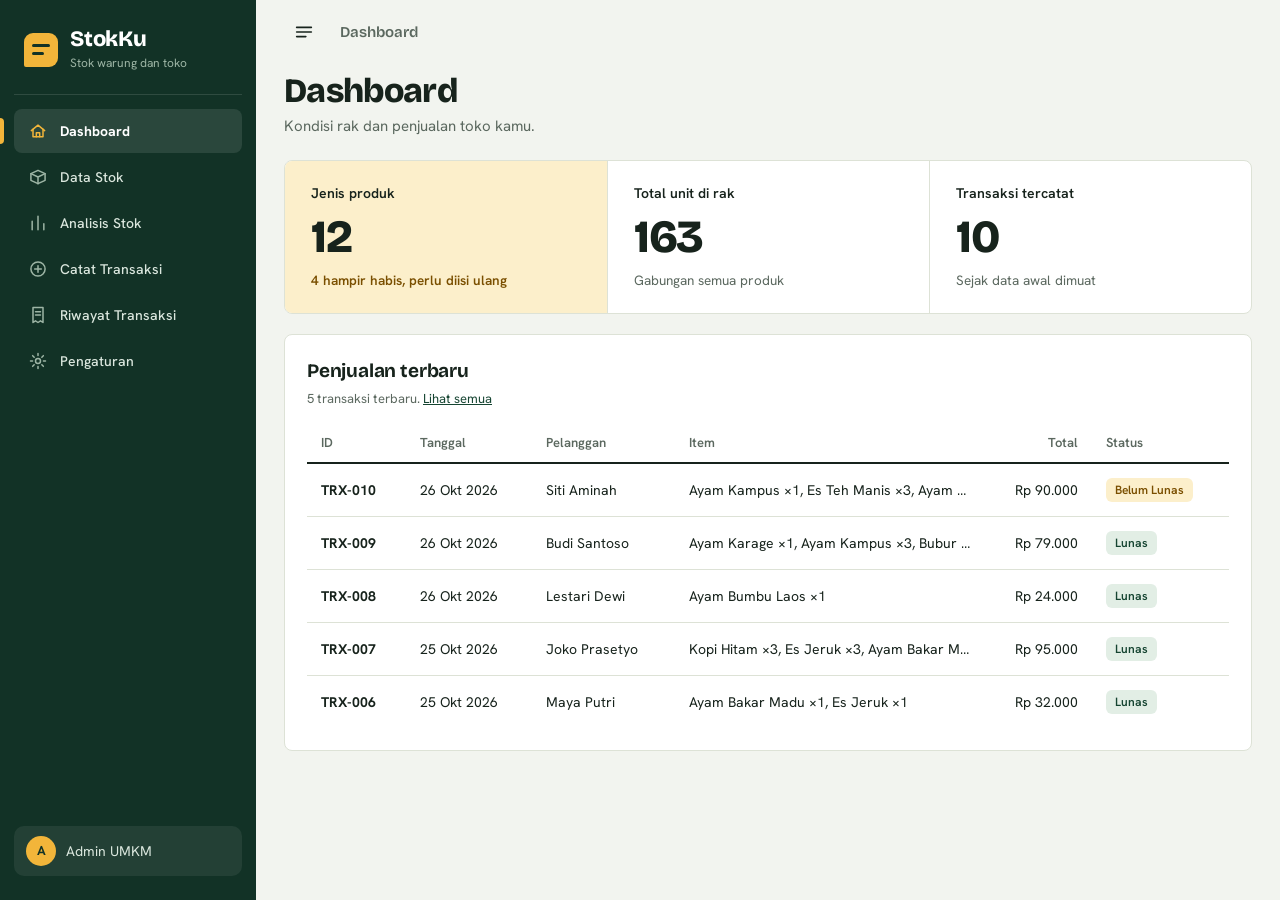
<file: index.html>
<!DOCTYPE html>
<html lang="id">

<head>
    <meta charset="UTF-8">
    <meta name="viewport" content="width=device-width, initial-scale=1.0">
    <meta name="description" content="StokKu - pencatatan stok UMKM secara real time.">
    <title>Dashboard - StokKu</title>
    <link rel="preconnect" href="https://fonts.googleapis.com">
    <link rel="preconnect" href="https://fonts.gstatic.com" crossorigin>
    <link rel="stylesheet" href="https://fonts.googleapis.com/css2?family=Bricolage+Grotesque:opsz,wght@12..96,600;12..96,800&family=Hanken+Grotesk:wght@400;500;600;700&display=swap" media="print" onload="this.media='all'">
    <noscript><link rel="stylesheet" href="https://fonts.googleapis.com/css2?family=Bricolage+Grotesque:opsz,wght@12..96,600;12..96,800&family=Hanken+Grotesk:wght@400;500;600;700&display=swap"></noscript>
    <link rel="stylesheet" href="css/style.css">
    <!-- Microsoft Clarity: perekam sesi untuk usability testing (Modul 9) -->
    <script>
        (function (c, l, a, r, i, t, y) {
            c[a] = c[a] || function () { (c[a].q = c[a].q || []).push(arguments) };
            t = l.createElement(r); t.async = 1; t.src = "https://www.clarity.ms/tag/" + i;
            y = l.getElementsByTagName(r)[0]; y.parentNode.insertBefore(t, y);
        })(window, document, "clarity", "script", "zgjmeqw6a6");
    </script>
</head>

<body data-page="dashboard">
    <a class="sr-only" href="#konten">Lewati ke konten</a>
    <div class="app">
        <aside class="sidebar" id="sidebar"></aside>
        <div class="main">
            <header class="topbar" id="topbar"></header>
            <main class="content" id="konten">
                <div class="page-head">
                    <h1>Dashboard</h1>
                    <p>Kondisi rak dan penjualan toko kamu.</p>
                </div>

                <section class="stats" id="stats" aria-label="Ringkasan stok" aria-live="polite"></section>

                <section class="card" aria-labelledby="judul-riwayat">
                    <h2 id="judul-riwayat">Penjualan terbaru</h2>
                    <p class="sub">5 transaksi terbaru. <a href="transaksi.html">Lihat semua</a></p>
                    <div class="table-wrap" id="tabel-wrap">
                        <table>
                            <thead>
                                <tr>
                                    <th>ID</th>
                                    <th>Tanggal</th>
                                    <th>Pelanggan</th>
                                    <th>Item</th>
                                    <th class="num">Total</th>
                                    <th>Status</th>
                                </tr>
                            </thead>
                            <tbody id="tabel-body"></tbody>
                        </table>
                    </div>
                </section>
            </main>
        </div>
    </div>

    <script src="js/store.js"></script>
    <script src="js/ui.js"></script>
    <script src="js/dashboard.js"></script>
</body>

</html>
</file>
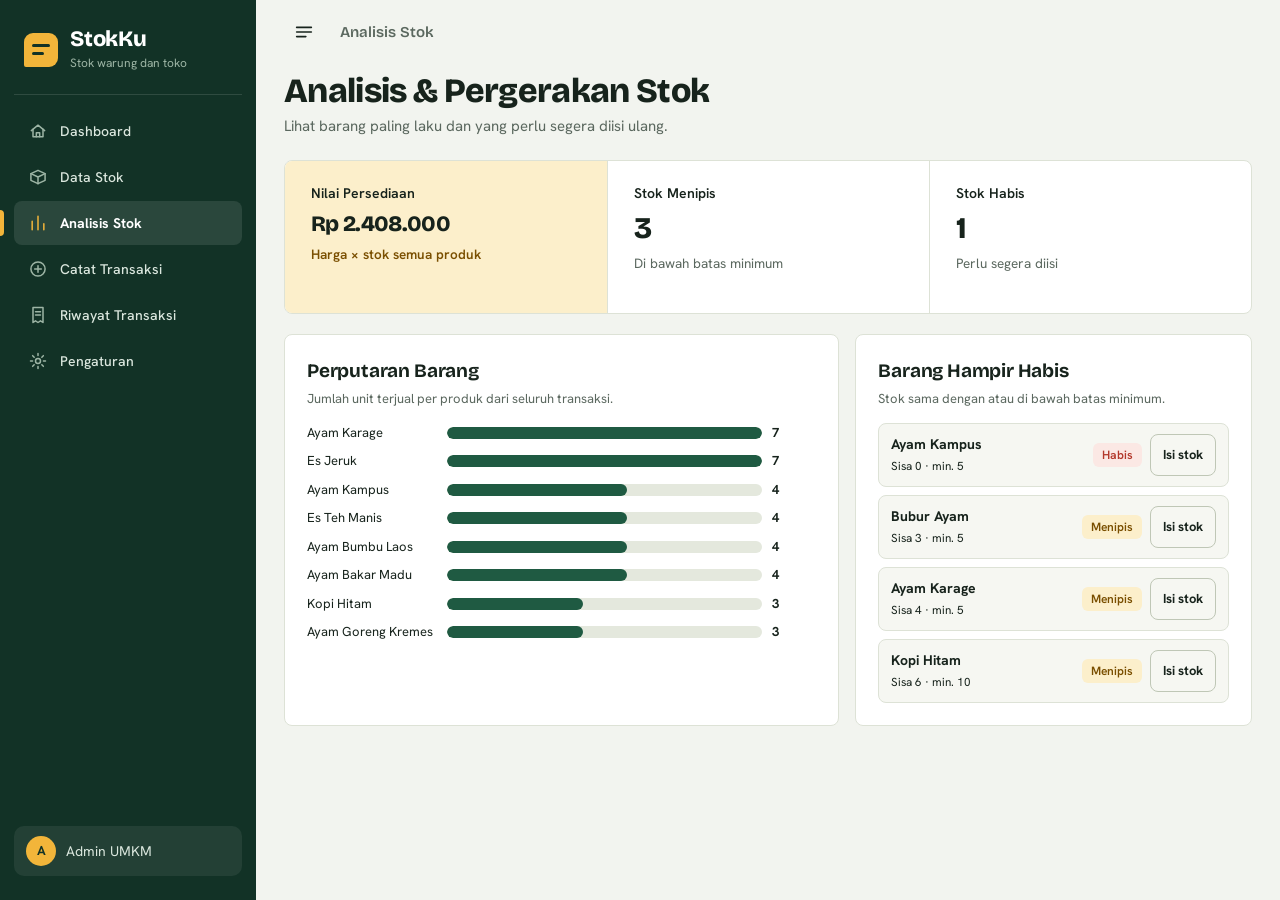
<file: analisis_stok.html>
<!DOCTYPE html>
<html lang="id">

<head>
    <meta charset="UTF-8">
    <meta name="viewport" content="width=device-width, initial-scale=1.0">
    <meta name="description" content="Analisis pergerakan stok dan barang yang hampir habis.">
    <title>Analisis Stok - StokKu</title>
    <link rel="preconnect" href="https://fonts.googleapis.com">
    <link rel="preconnect" href="https://fonts.gstatic.com" crossorigin>
    <link rel="stylesheet" href="https://fonts.googleapis.com/css2?family=Bricolage+Grotesque:opsz,wght@12..96,600;12..96,800&family=Hanken+Grotesk:wght@400;500;600;700&display=swap" media="print" onload="this.media='all'">
    <noscript><link rel="stylesheet" href="https://fonts.googleapis.com/css2?family=Bricolage+Grotesque:opsz,wght@12..96,600;12..96,800&family=Hanken+Grotesk:wght@400;500;600;700&display=swap"></noscript>
    <link rel="stylesheet" href="css/style.css">
    <!-- Microsoft Clarity: perekam sesi untuk usability testing (Modul 9) -->
    <script>
        (function (c, l, a, r, i, t, y) {
            c[a] = c[a] || function () { (c[a].q = c[a].q || []).push(arguments) };
            t = l.createElement(r); t.async = 1; t.src = "https://www.clarity.ms/tag/" + i;
            y = l.getElementsByTagName(r)[0]; y.parentNode.insertBefore(t, y);
        })(window, document, "clarity", "script", "zgjmeqw6a6");
    </script>
</head>

<body data-page="analisis">
    <a class="sr-only" href="#konten">Lewati ke konten</a>
    <div class="app">
        <aside class="sidebar" id="sidebar"></aside>
        <div class="main">
            <header class="topbar" id="topbar"></header>
            <main class="content" id="konten">
                <div class="page-head">
                    <h1>Analisis &amp; Pergerakan Stok</h1>
                    <p>Lihat barang paling laku dan yang perlu segera diisi ulang.</p>
                </div>

                <div id="analisis-area" aria-live="polite">
                    <section class="stats" id="stats"></section>
                    <div class="grid-2">
                        <section class="card" aria-labelledby="judul-laku">
                            <h2 id="judul-laku">Perputaran Barang</h2>
                            <p class="sub">Jumlah unit terjual per produk dari seluruh transaksi.</p>
                            <div id="chart"></div>
                        </section>
                        <section class="card" aria-labelledby="judul-hampir">
                            <h2 id="judul-hampir">Barang Hampir Habis</h2>
                            <p class="sub">Stok sama dengan atau di bawah batas minimum.</p>
                            <ul class="low-list" id="low-list"></ul>
                        </section>
                    </div>
                </div>
            </main>
        </div>
    </div>

    <script src="js/store.js"></script>
    <script src="js/ui.js"></script>
    <script src="js/analisis.js"></script>
</body>

</html>
</file>
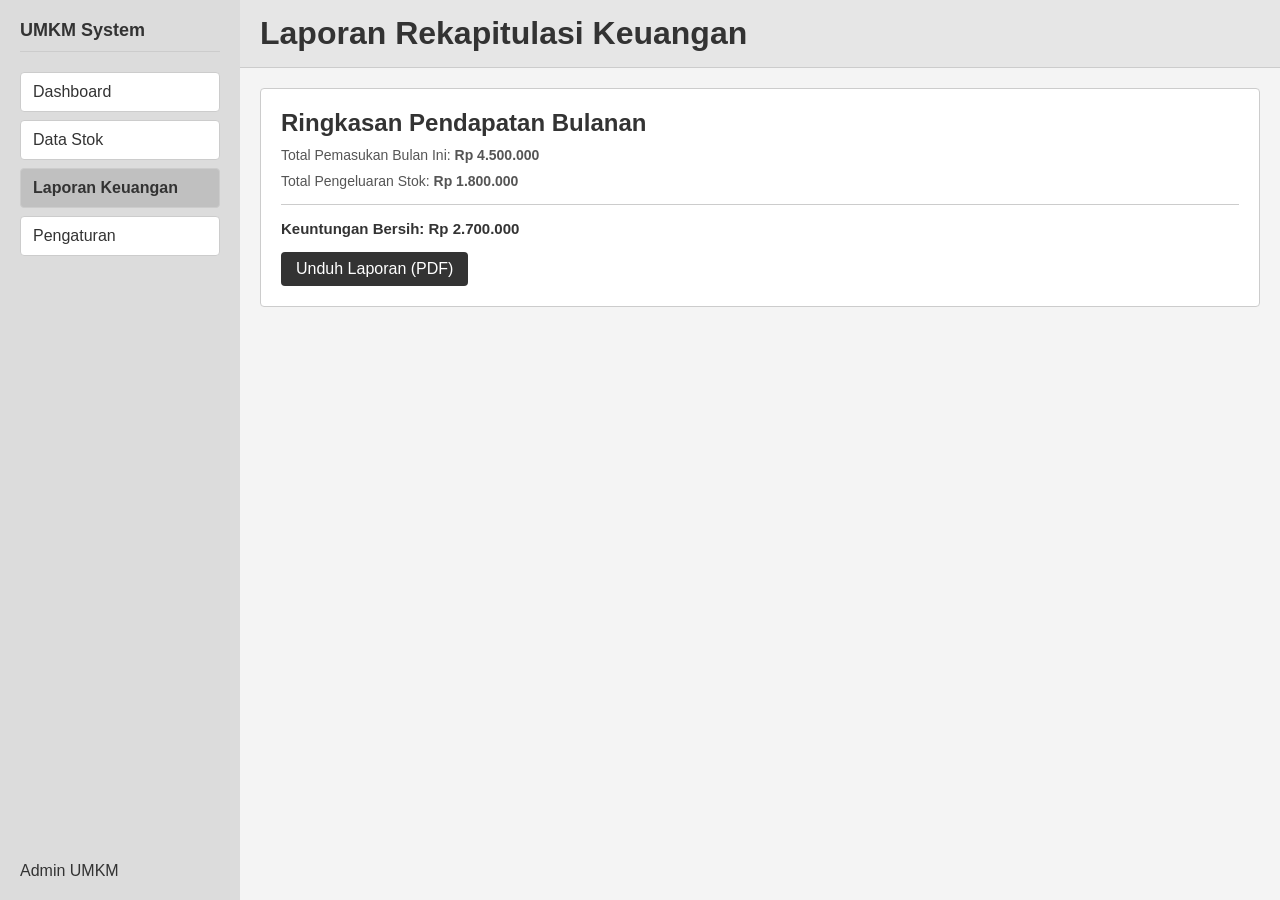
<file: laporan.html>
<!DOCTYPE html>
<html lang="id">

<head>
    <meta charset="UTF-8">
    <meta name="viewport" content="width=device-width, initial-scale=1.0">
    <title>Laporan Keuangan - Sistem Manajemen UMKM</title>
    <style>
        * {
            box-sizing: border-box;
            margin: 0;
            padding: 0;
            font-family: sans-serif;
        }

        body {
            display: flex;
            background-color: #f4f4f4;
            color: #333;
        }

        aside {
            width: 240px;
            background-color: #dcdcdc;
            height: 100vh;
            padding: 20px;
            display: flex;
            flex-direction: column;
            justify-content: space-between;
        }

        .sidebar-menu h2 {
            font-size: 18px;
            margin-bottom: 20px;
            padding-bottom: 10px;
            border-bottom: 1px solid #ccc;
        }

        .sidebar-menu ul {
            list-style: none;
        }

        .sidebar-menu li {
            padding: 10px 12px;
            margin-bottom: 8px;
            background-color: #fff;
            border: 1px solid #ccc;
            border-radius: 4px;
        }

        .sidebar-menu li.active {
            background-color: #c0c0c0;
            font-weight: bold;
        }

        main {
            flex: 1;
            display: flex;
            flex-direction: column;
        }

        header {
            background-color: #e6e6e6;
            padding: 15px 20px;
            border-bottom: 1px solid #ccc;
        }

        .content {
            padding: 20px;
            overflow-y: auto;
        }

        .card {
            background-color: #fff;
            border: 1px solid #ccc;
            border-radius: 4px;
            padding: 20px;
        }

        .btn {
            padding: 8px 15px;
            background-color: #333;
            color: #fff;
            border: none;
            border-radius: 4px;
            cursor: pointer;
            display: inline-block;
            margin-top: 15px;
            text-decoration: none;
        }
    </style>
</head>

<body>
    <aside>
        <div class="sidebar-menu">
            <h2>UMKM System</h2>
            <ul>
                <li><a href="index.html" style="text-decoration:none; color:inherit;">Dashboard</a></li>
                <li><a href="stok.html" style="text-decoration:none; color:inherit;">Data Stok</a></li>
                <li class="active">Laporan Keuangan</li>
                <li><a href="pengaturan.html" style="text-decoration:none; color:inherit;">Pengaturan</a></li>
            </ul>
        </div>
        <div>Admin UMKM</div>
    </aside>
    <main>
        <header>
            <h1>Laporan Rekapitulasi Keuangan</h1>
        </header>
        <div class="content">
            <section class="card">
                <h2>Ringkasan Pendapatan Bulanan</h2>
                <p style="margin: 10px 0; font-size: 14px; color: #555;">Total Pemasukan Bulan Ini: <strong>Rp
                        4.500.000</strong></p>
                <p style="margin: 10px 0; font-size: 14px; color: #555;">Total Pengeluaran Stok: <strong>Rp
                        1.800.000</strong></p>
                <hr style="margin: 15px 0; border: 0; border-top: 1px solid #ccc;">
                <p style="font-size: 15px; font-weight: bold;">Keuntungan Bersih: Rp 2.700.000</p>
                <a href="#" class="btn">Unduh Laporan (PDF)</a>
            </section>
        </div>
    </main>
</body>

</html>
</file>
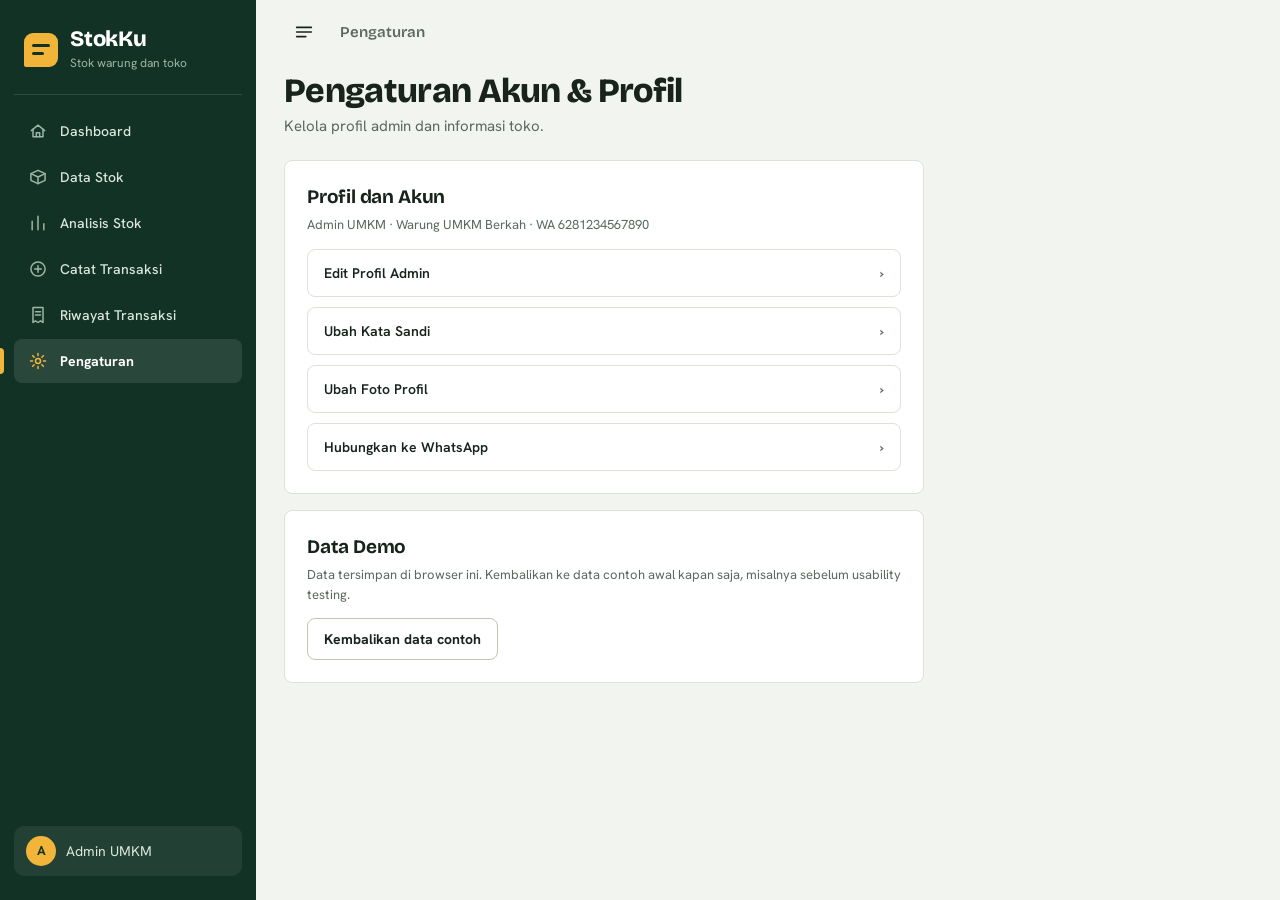
<file: pengaturan.html>
<!DOCTYPE html>
<html lang="id">

<head>
    <meta charset="UTF-8">
    <meta name="viewport" content="width=device-width, initial-scale=1.0">
    <meta name="description" content="Pengaturan profil admin dan toko.">
    <title>Pengaturan - StokKu</title>
    <link rel="preconnect" href="https://fonts.googleapis.com">
    <link rel="preconnect" href="https://fonts.gstatic.com" crossorigin>
    <link rel="stylesheet" href="https://fonts.googleapis.com/css2?family=Bricolage+Grotesque:opsz,wght@12..96,600;12..96,800&family=Hanken+Grotesk:wght@400;500;600;700&display=swap" media="print" onload="this.media='all'">
    <noscript><link rel="stylesheet" href="https://fonts.googleapis.com/css2?family=Bricolage+Grotesque:opsz,wght@12..96,600;12..96,800&family=Hanken+Grotesk:wght@400;500;600;700&display=swap"></noscript>
    <link rel="stylesheet" href="css/style.css">
    <!-- Microsoft Clarity: perekam sesi untuk usability testing (Modul 9) -->
    <script>
        (function (c, l, a, r, i, t, y) {
            c[a] = c[a] || function () { (c[a].q = c[a].q || []).push(arguments) };
            t = l.createElement(r); t.async = 1; t.src = "https://www.clarity.ms/tag/" + i;
            y = l.getElementsByTagName(r)[0]; y.parentNode.insertBefore(t, y);
        })(window, document, "clarity", "script", "zgjmeqw6a6");
    </script>
</head>

<body data-page="pengaturan">
    <a class="sr-only" href="#konten">Lewati ke konten</a>
    <div class="app">
        <aside class="sidebar" id="sidebar"></aside>
        <div class="main">
            <header class="topbar" id="topbar"></header>
            <main class="content" id="konten">
                <div class="page-head">
                    <h1>Pengaturan Akun &amp; Profil</h1>
                    <p>Kelola profil admin dan informasi toko.</p>
                </div>

                <section class="card form-card" aria-labelledby="judul-profil">
                    <h2 id="judul-profil">Profil dan Akun</h2>
                    <p class="sub" id="ringkas-profil"></p>
                    <div class="settings-list">
                        <button type="button" class="setting-item" data-open="profil">Edit Profil Admin <span class="chev" aria-hidden="true">&rsaquo;</span></button>
                        <button type="button" class="setting-item" data-open="sandi">Ubah Kata Sandi <span class="chev" aria-hidden="true">&rsaquo;</span></button>
                        <button type="button" class="setting-item" id="btn-foto">Ubah Foto Profil <span class="chev" aria-hidden="true">&rsaquo;</span></button>
                        <button type="button" class="setting-item" data-open="wa">Hubungkan ke WhatsApp <span class="chev" aria-hidden="true">&rsaquo;</span></button>
                    </div>
                    <input type="file" id="file-foto" accept="image/png,image/jpeg,image/webp" hidden>
                </section>

                <section class="card form-card" style="margin-top:16px" aria-labelledby="judul-demo">
                    <h2 id="judul-demo">Data Demo</h2>
                    <p class="sub">Data tersimpan di browser ini. Kembalikan ke data contoh awal kapan saja, misalnya sebelum usability testing.</p>
                    <button type="button" class="btn btn-ghost" id="btn-reset-data">Kembalikan data contoh</button>
                </section>
            </main>
        </div>
    </div>

    <!-- Modal Edit Profil -->
    <div class="modal-overlay" id="modal-profil">
        <div class="modal" role="dialog" aria-modal="true" aria-labelledby="mp-judul">
            <h2 id="mp-judul">Edit Profil Admin</h2>
            <p class="sub">Nama dan kontak yang tampil di aplikasi.</p>
            <form id="form-profil" novalidate>
                <div class="field">
                    <label for="p-nama">Nama admin *</label>
                    <input type="text" id="p-nama" maxlength="40" autocomplete="name">
                    <p class="field-error"></p>
                </div>
                <div class="field">
                    <label for="p-email">Email *</label>
                    <input type="email" id="p-email" maxlength="80" autocomplete="email">
                    <p class="field-error"></p>
                </div>
                <div class="field">
                    <label for="p-toko">Nama usaha / toko *</label>
                    <input type="text" id="p-toko" maxlength="60">
                    <p class="field-error"></p>
                </div>
                <div class="modal-actions">
                    <button type="button" class="btn btn-ghost" data-close>Batal</button>
                    <button type="submit" class="btn" id="btn-simpan-profil">Simpan</button>
                </div>
            </form>
        </div>
    </div>

    <!-- Modal Ubah Kata Sandi -->
    <div class="modal-overlay" id="modal-sandi">
        <div class="modal" role="dialog" aria-modal="true" aria-labelledby="ms-judul">
            <h2 id="ms-judul">Ubah Kata Sandi</h2>
            <p class="sub">Prototipe ini belum punya sistem login, jadi kata sandi hanya divalidasi dan tidak disimpan.</p>
            <form id="form-sandi" novalidate>
                <div class="field">
                    <label for="s-lama">Kata sandi lama *</label>
                    <input type="password" id="s-lama" autocomplete="current-password">
                    <p class="field-error"></p>
                </div>
                <div class="field">
                    <label for="s-baru">Kata sandi baru *</label>
                    <input type="password" id="s-baru" autocomplete="new-password">
                    <p class="field-help">Minimal 8 karakter, ada huruf dan angka.</p>
                    <p class="field-error"></p>
                </div>
                <div class="field">
                    <label for="s-ulang">Ulangi kata sandi baru *</label>
                    <input type="password" id="s-ulang" autocomplete="new-password">
                    <p class="field-error"></p>
                </div>
                <div class="modal-actions">
                    <button type="button" class="btn btn-ghost" data-close>Batal</button>
                    <button type="submit" class="btn" id="btn-simpan-sandi">Ubah Kata Sandi</button>
                </div>
            </form>
        </div>
    </div>

    <!-- Modal WhatsApp -->
    <div class="modal-overlay" id="modal-wa">
        <div class="modal" role="dialog" aria-modal="true" aria-labelledby="mw-judul">
            <h2 id="mw-judul">Hubungkan ke WhatsApp</h2>
            <p class="sub">Nomor WhatsApp bantuan untuk toko kamu, dengan awalan 62.</p>
            <form id="form-wa" novalidate>
                <div class="field">
                    <label for="w-nomor">Nomor WhatsApp *</label>
                    <input type="tel" id="w-nomor" inputmode="numeric" placeholder="6281234567890" autocomplete="tel">
                    <p class="field-help">Contoh: 6281234567890 (tanpa +, spasi, atau tanda hubung).</p>
                    <p class="field-error"></p>
                </div>
                <div class="modal-actions">
                    <a class="btn btn-ghost" id="wa-link" href="#" target="_blank" rel="noopener noreferrer" style="margin-right:auto">Buka WhatsApp</a>
                    <button type="button" class="btn btn-ghost" data-close>Batal</button>
                    <button type="submit" class="btn" id="btn-simpan-wa">Simpan</button>
                </div>
            </form>
        </div>
    </div>

    <script src="js/store.js"></script>
    <script src="js/ui.js"></script>
    <script src="js/pengaturan.js"></script>
</body>

</html>
</file>
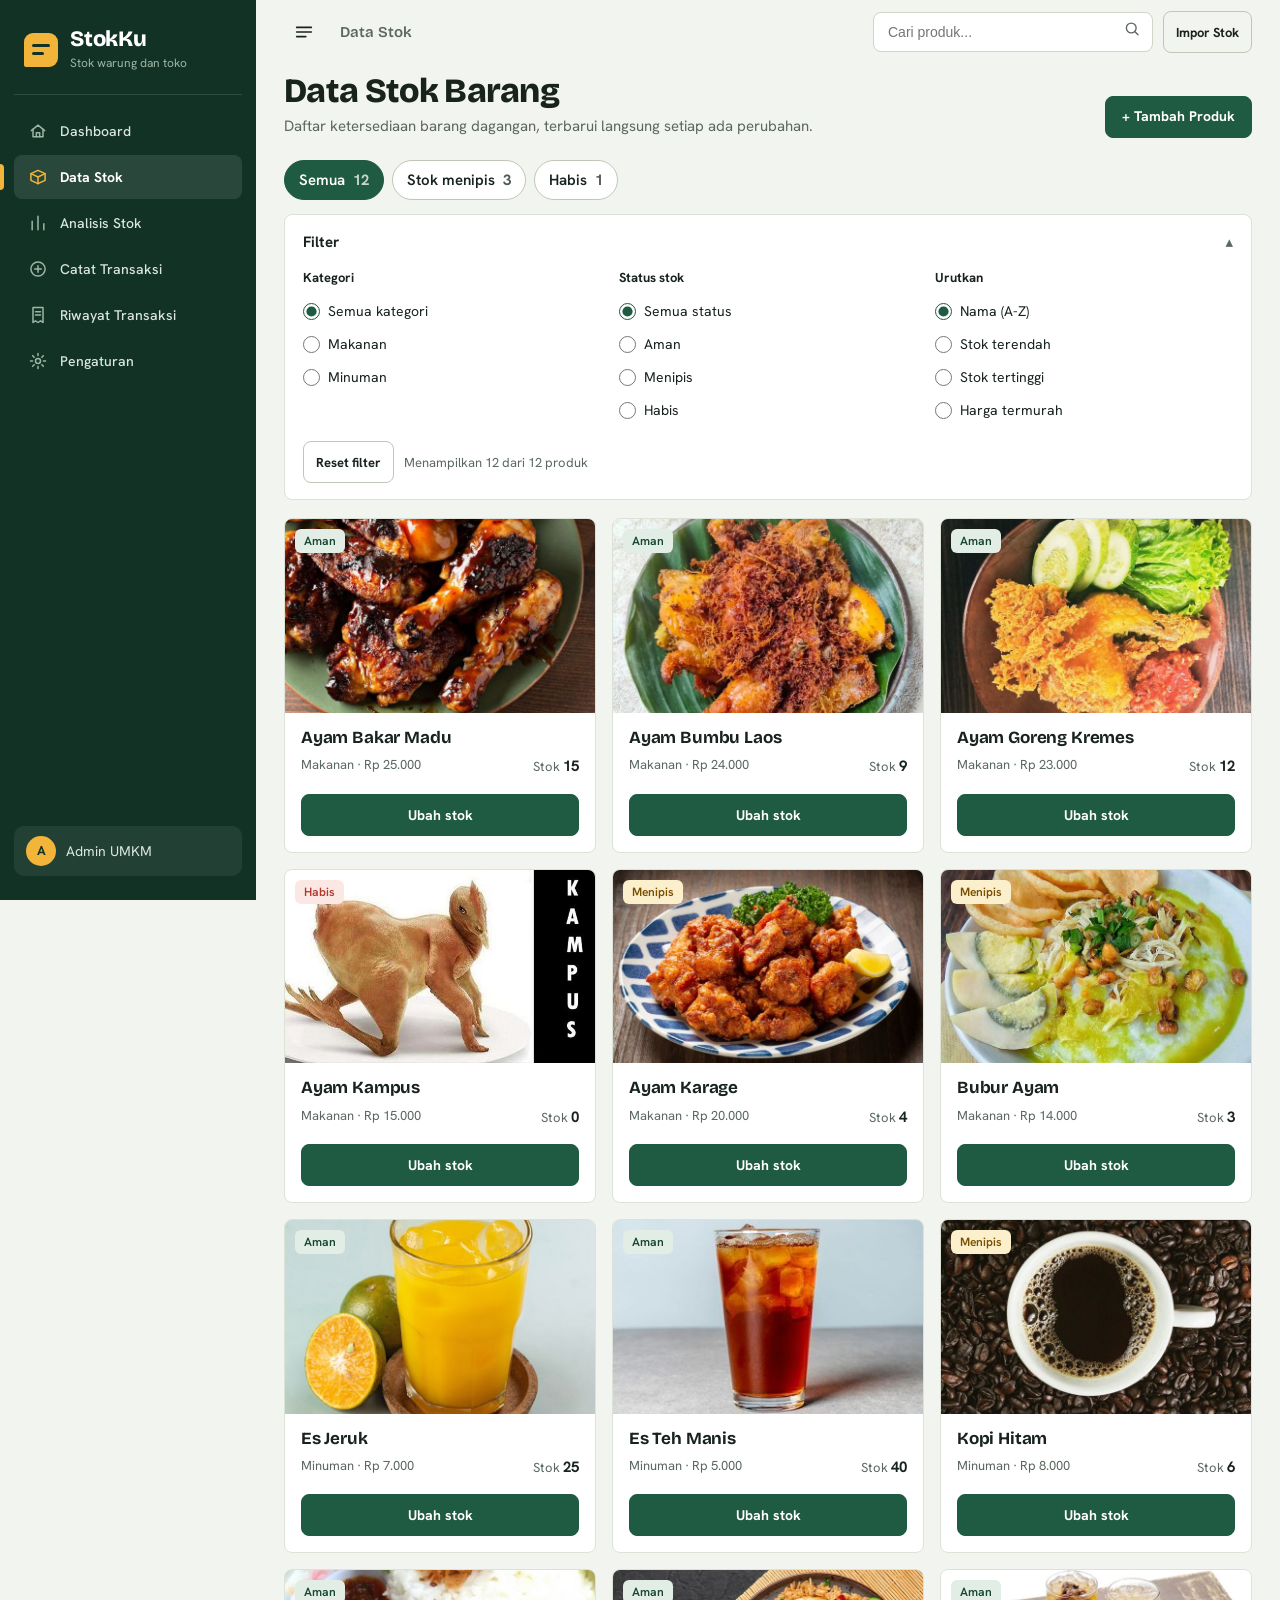
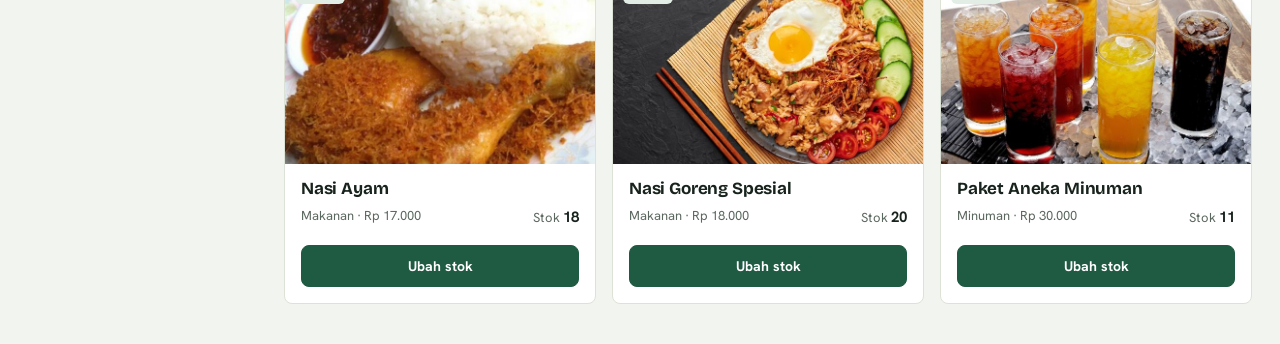
<file: stok.html>
<!DOCTYPE html>
<html lang="id">

<head>
    <meta charset="UTF-8">
    <meta name="viewport" content="width=device-width, initial-scale=1.0">
    <meta name="description" content="Daftar stok barang dagangan dengan pencarian dan filter.">
    <title>Data Stok - StokKu</title>
    <link rel="preconnect" href="https://fonts.googleapis.com">
    <link rel="preconnect" href="https://fonts.gstatic.com" crossorigin>
    <link rel="stylesheet" href="https://fonts.googleapis.com/css2?family=Bricolage+Grotesque:opsz,wght@12..96,600;12..96,800&family=Hanken+Grotesk:wght@400;500;600;700&display=swap" media="print" onload="this.media='all'">
    <noscript><link rel="stylesheet" href="https://fonts.googleapis.com/css2?family=Bricolage+Grotesque:opsz,wght@12..96,600;12..96,800&family=Hanken+Grotesk:wght@400;500;600;700&display=swap"></noscript>
    <link rel="stylesheet" href="css/style.css">
    <!-- Microsoft Clarity: perekam sesi untuk usability testing (Modul 9) -->
    <script>
        (function (c, l, a, r, i, t, y) {
            c[a] = c[a] || function () { (c[a].q = c[a].q || []).push(arguments) };
            t = l.createElement(r); t.async = 1; t.src = "https://www.clarity.ms/tag/" + i;
            y = l.getElementsByTagName(r)[0]; y.parentNode.insertBefore(t, y);
        })(window, document, "clarity", "script", "zgjmeqw6a6");
    </script>
</head>

<body data-page="stok">
    <a class="sr-only" href="#konten">Lewati ke konten</a>
    <div class="app">
        <aside class="sidebar" id="sidebar"></aside>
        <div class="main">
            <header class="topbar" id="topbar"></header>
            <main class="content" id="konten">
                <div class="page-head" style="display:flex;justify-content:space-between;align-items:flex-end;gap:12px;flex-wrap:wrap">
                    <div>
                        <h1>Data Stok Barang</h1>
                        <p>Daftar ketersediaan barang dagangan, terbarui langsung setiap ada perubahan.</p>
                    </div>
                    <a class="btn" href="tambah_produk.html">+ Tambah Produk</a>
                </div>

                <div class="quick-status" id="quick-status" role="group" aria-label="Tampilkan produk menurut status stok">
                    <button type="button" class="chip" data-status="semua" aria-pressed="true">Semua <span class="chip-n"></span></button>
                    <button type="button" class="chip" data-status="menipis" aria-pressed="false">Stok menipis <span class="chip-n"></span></button>
                    <button type="button" class="chip" data-status="habis" aria-pressed="false">Habis <span class="chip-n"></span></button>
                </div>

                <details class="filter-panel" id="filter-panel" open>
                    <summary>Filter</summary>
                    <div class="filter-grid" id="filter-grid"></div>
                    <div class="filter-actions">
                        <button type="button" class="btn btn-ghost btn-sm" id="btn-reset">Reset filter</button>
                        <span class="result-info" id="result-info" aria-live="polite"></span>
                    </div>
                </details>

                <section class="product-grid" id="grid" aria-label="Daftar produk" aria-busy="true"></section>
            </main>
        </div>
    </div>

    <!-- Modal Edit Stok -->
    <div class="modal-overlay" id="modal-edit">
        <div class="modal" role="dialog" aria-modal="true" aria-labelledby="edit-judul">
            <h2 id="edit-judul">Edit Stok</h2>
            <p class="sub" id="edit-nama"></p>
            <form id="form-edit" novalidate>
                <div class="field">
                    <label for="edit-stok">Jumlah stok</label>
                    <div class="stepper">
                        <button type="button" id="stok-min" aria-label="Kurangi stok">&minus;</button>
                        <input type="number" id="edit-stok" name="stok" inputmode="numeric" min="0" step="1">
                        <button type="button" id="stok-plus" aria-label="Tambah stok">+</button>
                    </div>
                    <p class="field-error"></p>
                </div>
                <div class="form-row">
                    <div class="field">
                        <label for="edit-harga">Harga (Rp)</label>
                        <input type="number" id="edit-harga" name="harga" inputmode="numeric" min="0" step="1">
                        <p class="field-error"></p>
                    </div>
                    <div class="field">
                        <label for="edit-min">Batas stok menipis</label>
                        <input type="number" id="edit-min" name="stokMinimum" inputmode="numeric" min="0" step="1">
                        <p class="field-error"></p>
                    </div>
                </div>
                <div class="modal-actions">
                    <button type="button" class="btn btn-danger btn-sm" id="btn-hapus" style="margin-right:auto">Hapus</button>
                    <button type="button" class="btn btn-ghost" data-close>Batal</button>
                    <button type="submit" class="btn" id="btn-simpan">Simpan</button>
                </div>
            </form>
        </div>
    </div>

    <script src="js/store.js"></script>
    <script src="js/ui.js"></script>
    <script src="js/stok.js"></script>
</body>

</html>
</file>
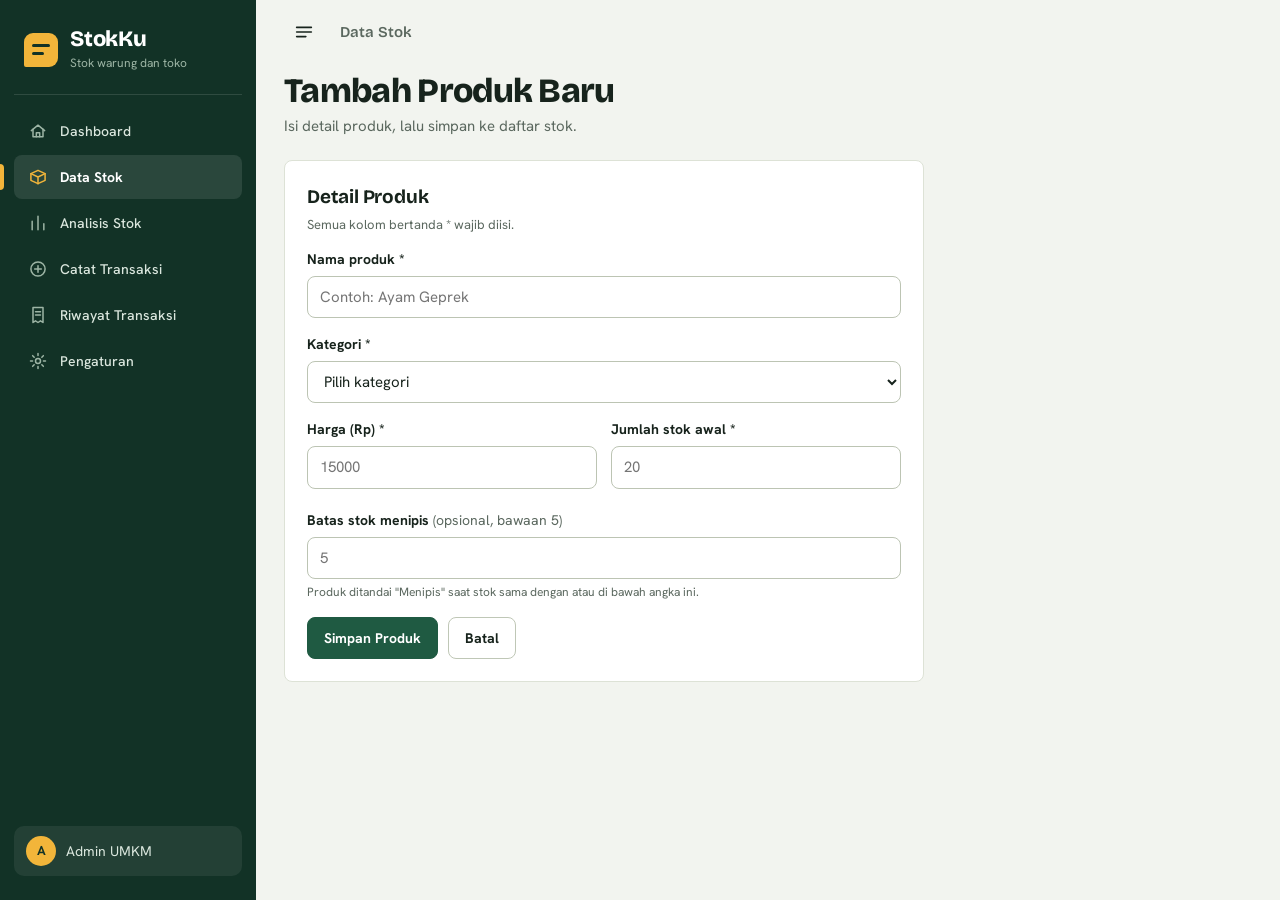
<file: tambah_produk.html>
<!DOCTYPE html>
<html lang="id">

<head>
    <meta charset="UTF-8">
    <meta name="viewport" content="width=device-width, initial-scale=1.0">
    <meta name="description" content="Form untuk menambah produk baru ke daftar stok.">
    <title>Tambah Produk - StokKu</title>
    <link rel="preconnect" href="https://fonts.googleapis.com">
    <link rel="preconnect" href="https://fonts.gstatic.com" crossorigin>
    <link rel="stylesheet" href="https://fonts.googleapis.com/css2?family=Bricolage+Grotesque:opsz,wght@12..96,600;12..96,800&family=Hanken+Grotesk:wght@400;500;600;700&display=swap" media="print" onload="this.media='all'">
    <noscript><link rel="stylesheet" href="https://fonts.googleapis.com/css2?family=Bricolage+Grotesque:opsz,wght@12..96,600;12..96,800&family=Hanken+Grotesk:wght@400;500;600;700&display=swap"></noscript>
    <link rel="stylesheet" href="css/style.css">
    <!-- Microsoft Clarity: perekam sesi untuk usability testing (Modul 9) -->
    <script>
        (function (c, l, a, r, i, t, y) {
            c[a] = c[a] || function () { (c[a].q = c[a].q || []).push(arguments) };
            t = l.createElement(r); t.async = 1; t.src = "https://www.clarity.ms/tag/" + i;
            y = l.getElementsByTagName(r)[0]; y.parentNode.insertBefore(t, y);
        })(window, document, "clarity", "script", "zgjmeqw6a6");
    </script>
</head>

<body data-page="stok">
    <a class="sr-only" href="#konten">Lewati ke konten</a>
    <div class="app">
        <aside class="sidebar" id="sidebar"></aside>
        <div class="main">
            <header class="topbar" id="topbar"></header>
            <main class="content" id="konten">
                <div class="page-head">
                    <h1>Tambah Produk Baru</h1>
                    <p>Isi detail produk, lalu simpan ke daftar stok.</p>
                </div>

                <section class="card form-card" aria-labelledby="judul-form">
                    <h2 id="judul-form">Detail Produk</h2>
                    <p class="sub">Semua kolom bertanda * wajib diisi.</p>

                    <form id="form-produk" novalidate>
                        <div class="field">
                            <label for="nama">Nama produk *</label>
                            <input type="text" id="nama" name="nama" maxlength="60" autocomplete="off" placeholder="Contoh: Ayam Geprek">
                            <p class="field-error"></p>
                        </div>

                        <div class="field">
                            <label for="kategori">Kategori *</label>
                            <select id="kategori" name="kategori">
                                <option value="">Pilih kategori</option>
                                <option value="Makanan">Makanan</option>
                                <option value="Minuman">Minuman</option>
                                <option value="Lainnya">Lainnya</option>
                            </select>
                            <p class="field-error"></p>
                        </div>

                        <div class="form-row">
                            <div class="field">
                                <label for="harga">Harga (Rp) *</label>
                                <input type="number" id="harga" name="harga" inputmode="numeric" min="0" step="1" placeholder="15000">
                                <p class="field-error"></p>
                            </div>
                            <div class="field">
                                <label for="stok">Jumlah stok awal *</label>
                                <input type="number" id="stok" name="stok" inputmode="numeric" min="0" step="1" placeholder="20">
                                <p class="field-error"></p>
                            </div>
                        </div>

                        <div class="field">
                            <label for="min">Batas stok menipis <span class="opt">(opsional, bawaan 5)</span></label>
                            <input type="number" id="min" name="stokMinimum" inputmode="numeric" min="0" step="1" placeholder="5">
                            <p class="field-help">Produk ditandai "Menipis" saat stok sama dengan atau di bawah angka ini.</p>
                            <p class="field-error"></p>
                        </div>

                        <div class="form-actions">
                            <button type="submit" class="btn" id="btn-simpan">Simpan Produk</button>
                            <a class="btn btn-ghost" href="stok.html">Batal</a>
                        </div>
                    </form>
                </section>
            </main>
        </div>
    </div>

    <script src="js/store.js"></script>
    <script src="js/ui.js"></script>
    <script src="js/tambah_produk.js"></script>
</body>

</html>
</file>
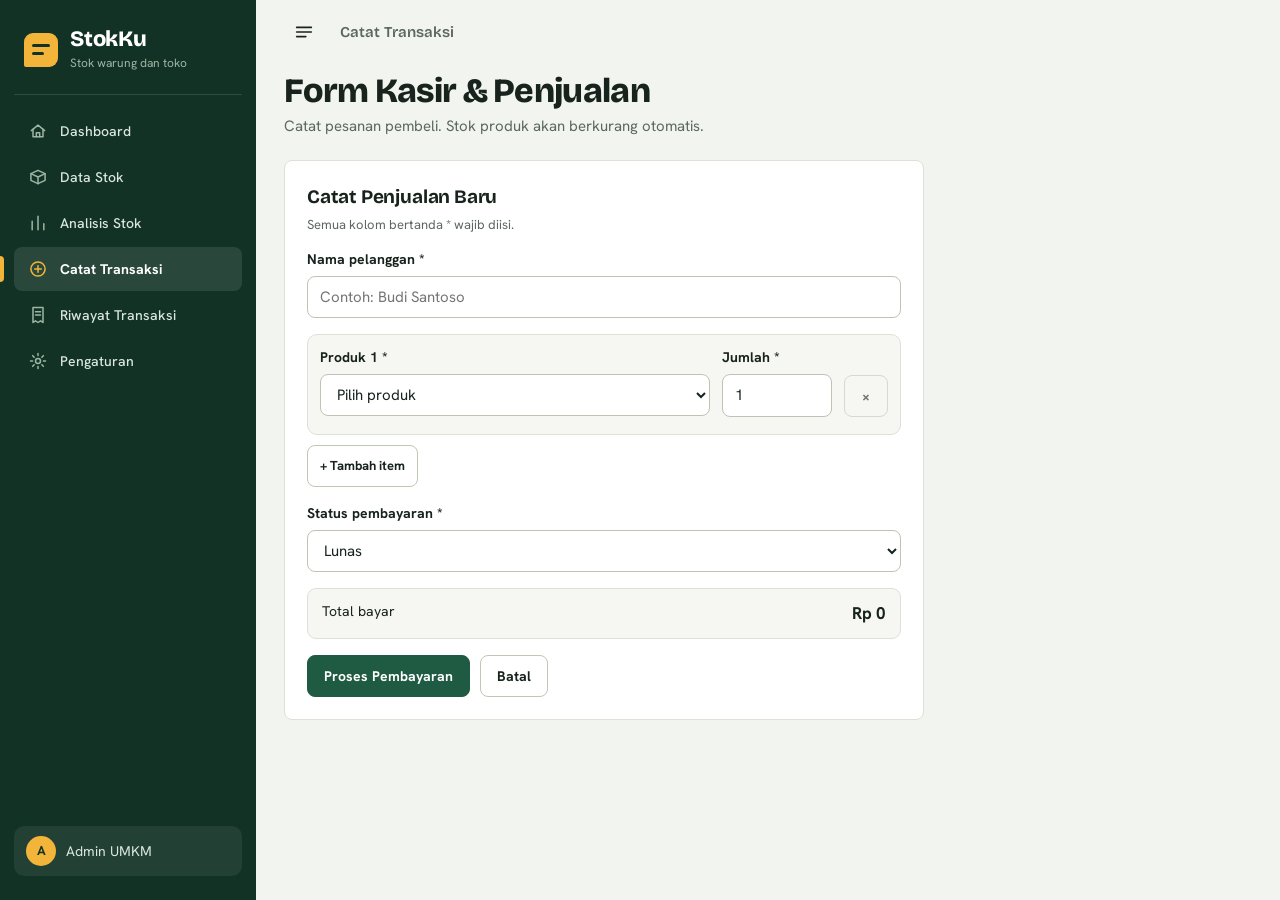
<file: tambah_transaksi.html>
<!DOCTYPE html>
<html lang="id">

<head>
    <meta charset="UTF-8">
    <meta name="viewport" content="width=device-width, initial-scale=1.0">
    <meta name="description" content="Form kasir untuk mencatat penjualan baru.">
    <title>Catat Transaksi - StokKu</title>
    <link rel="preconnect" href="https://fonts.googleapis.com">
    <link rel="preconnect" href="https://fonts.gstatic.com" crossorigin>
    <link rel="stylesheet" href="https://fonts.googleapis.com/css2?family=Bricolage+Grotesque:opsz,wght@12..96,600;12..96,800&family=Hanken+Grotesk:wght@400;500;600;700&display=swap" media="print" onload="this.media='all'">
    <noscript><link rel="stylesheet" href="https://fonts.googleapis.com/css2?family=Bricolage+Grotesque:opsz,wght@12..96,600;12..96,800&family=Hanken+Grotesk:wght@400;500;600;700&display=swap"></noscript>
    <link rel="stylesheet" href="css/style.css">
    <!-- Microsoft Clarity: perekam sesi untuk usability testing (Modul 9) -->
    <script>
        (function (c, l, a, r, i, t, y) {
            c[a] = c[a] || function () { (c[a].q = c[a].q || []).push(arguments) };
            t = l.createElement(r); t.async = 1; t.src = "https://www.clarity.ms/tag/" + i;
            y = l.getElementsByTagName(r)[0]; y.parentNode.insertBefore(t, y);
        })(window, document, "clarity", "script", "zgjmeqw6a6");
    </script>
</head>

<body data-page="catat">
    <a class="sr-only" href="#konten">Lewati ke konten</a>
    <div class="app">
        <aside class="sidebar" id="sidebar"></aside>
        <div class="main">
            <header class="topbar" id="topbar"></header>
            <main class="content" id="konten">
                <div class="page-head">
                    <h1>Form Kasir &amp; Penjualan</h1>
                    <p>Catat pesanan pembeli. Stok produk akan berkurang otomatis.</p>
                </div>

                <section class="card form-card" aria-labelledby="judul-form">
                    <h2 id="judul-form">Catat Penjualan Baru</h2>
                    <p class="sub">Semua kolom bertanda * wajib diisi.</p>

                    <div id="form-area" aria-live="polite">
                        <div class="skeleton" style="height:42px;margin-bottom:14px"></div>
                        <div class="skeleton" style="height:90px;margin-bottom:14px"></div>
                        <div class="skeleton" style="height:42px"></div>
                    </div>
                </section>
            </main>
        </div>
    </div>

    <script src="js/store.js"></script>
    <script src="js/ui.js"></script>
    <script src="js/tambah_transaksi.js"></script>
</body>

</html>
</file>
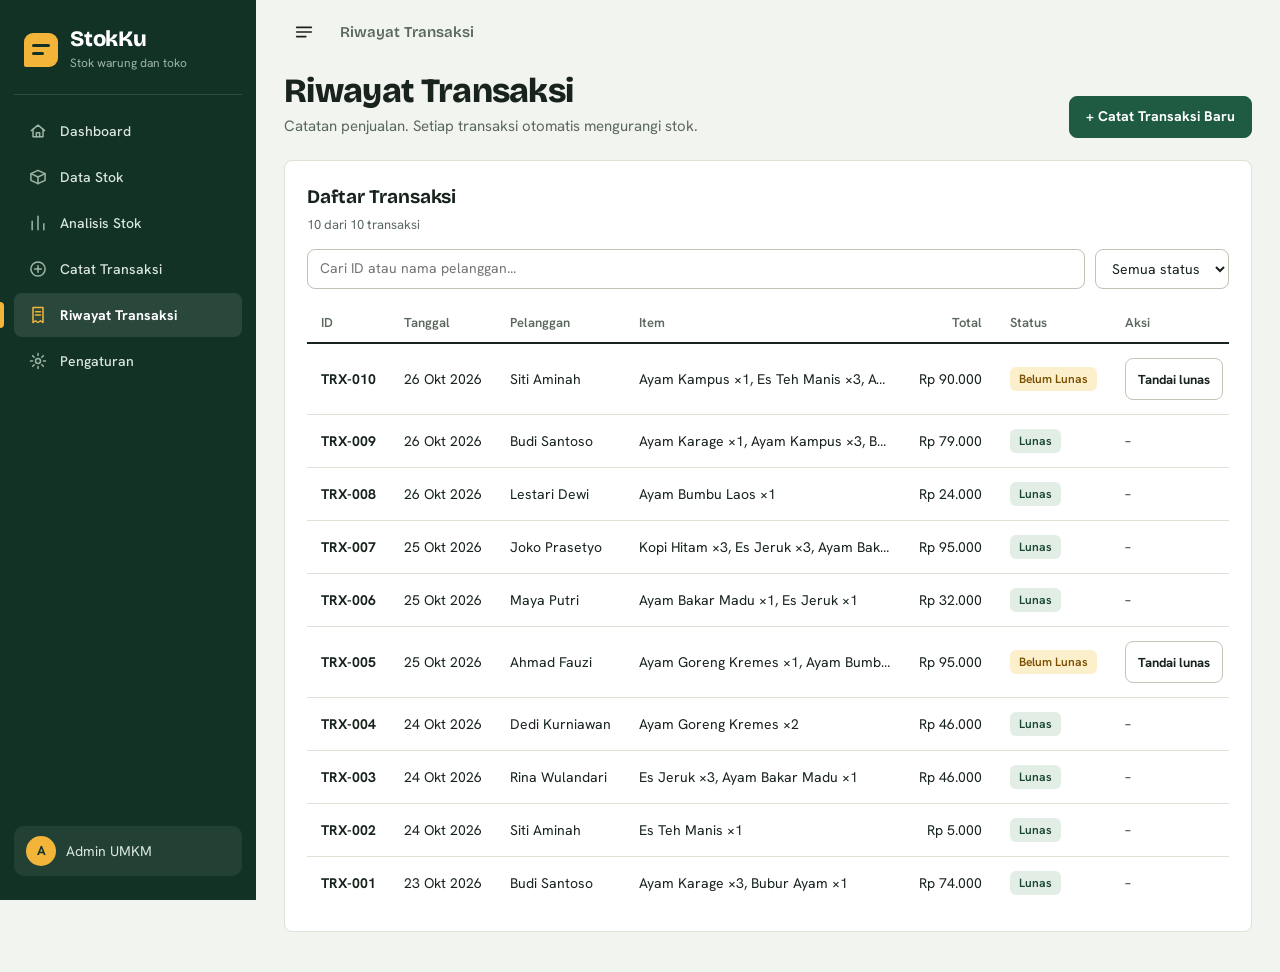
<file: transaksi.html>
<!DOCTYPE html>
<html lang="id">

<head>
    <meta charset="UTF-8">
    <meta name="viewport" content="width=device-width, initial-scale=1.0">
    <meta name="description" content="Riwayat transaksi penjualan harian.">
    <title>Riwayat Transaksi - StokKu</title>
    <link rel="preconnect" href="https://fonts.googleapis.com">
    <link rel="preconnect" href="https://fonts.gstatic.com" crossorigin>
    <link rel="stylesheet" href="https://fonts.googleapis.com/css2?family=Bricolage+Grotesque:opsz,wght@12..96,600;12..96,800&family=Hanken+Grotesk:wght@400;500;600;700&display=swap" media="print" onload="this.media='all'">
    <noscript><link rel="stylesheet" href="https://fonts.googleapis.com/css2?family=Bricolage+Grotesque:opsz,wght@12..96,600;12..96,800&family=Hanken+Grotesk:wght@400;500;600;700&display=swap"></noscript>
    <link rel="stylesheet" href="css/style.css">
    <!-- Microsoft Clarity: perekam sesi untuk usability testing (Modul 9) -->
    <script>
        (function (c, l, a, r, i, t, y) {
            c[a] = c[a] || function () { (c[a].q = c[a].q || []).push(arguments) };
            t = l.createElement(r); t.async = 1; t.src = "https://www.clarity.ms/tag/" + i;
            y = l.getElementsByTagName(r)[0]; y.parentNode.insertBefore(t, y);
        })(window, document, "clarity", "script", "zgjmeqw6a6");
    </script>
</head>

<body data-page="transaksi">
    <a class="sr-only" href="#konten">Lewati ke konten</a>
    <div class="app">
        <aside class="sidebar" id="sidebar"></aside>
        <div class="main">
            <header class="topbar" id="topbar"></header>
            <main class="content" id="konten">
                <div class="page-head" style="display:flex;justify-content:space-between;align-items:flex-end;gap:12px;flex-wrap:wrap">
                    <div>
                        <h1>Riwayat Transaksi</h1>
                        <p>Catatan penjualan. Setiap transaksi otomatis mengurangi stok.</p>
                    </div>
                    <a class="btn" href="tambah_transaksi.html">+ Catat Transaksi Baru</a>
                </div>

                <section class="card" aria-labelledby="judul-daftar">
                    <h2 id="judul-daftar">Daftar Transaksi</h2>
                    <p class="sub" id="info-hasil" aria-live="polite">Memuat data...</p>

                    <div class="table-toolbar">
                        <div class="grow">
                            <label class="sr-only" for="q">Cari ID atau nama pelanggan</label>
                            <input type="search" id="q" placeholder="Cari ID atau nama pelanggan..." autocomplete="off">
                        </div>
                        <div>
                            <label class="sr-only" for="status">Filter status</label>
                            <select id="status">
                                <option value="semua">Semua status</option>
                                <option value="Lunas">Lunas</option>
                                <option value="Belum Lunas">Belum Lunas</option>
                            </select>
                        </div>
                    </div>

                    <div id="tabel-area">
                        <div class="table-wrap">
                            <table>
                                <thead>
                                    <tr>
                                        <th>ID</th>
                                        <th>Tanggal</th>
                                        <th>Pelanggan</th>
                                        <th>Item</th>
                                        <th class="num">Total</th>
                                        <th>Status</th>
                                        <th>Aksi</th>
                                    </tr>
                                </thead>
                                <tbody id="tabel-body"></tbody>
                            </table>
                        </div>
                    </div>
                </section>
            </main>
        </div>
    </div>

    <script src="js/store.js"></script>
    <script src="js/ui.js"></script>
    <script src="js/transaksi.js"></script>
</body>

</html>
</file>
<file: css/style.css>
/* ==========================================================
   StokKu - Sistem Manajemen Stok UMKM
   Gaya bersama untuk semua halaman.
   Layout mengikuti wireframe Figma Modul 5:
   sidebar kiri, header dengan hamburger + home, konten utama.
   ========================================================== */

:root {
    --bg: #f2f4ef;
    --surface: #ffffff;
    --surface-2: #f6f7f2;
    --sidebar: #123226;
    --header: transparent;
    --line: #dde2d6;
    --text: #17231c;
    --muted: #5b685f;
    --accent: #1f5a42;
    --accent-dark: #164532;
    --accent-soft: #e2eee5;
    --kunyit: #f2b53a;
    --kunyit-soft: #fcefcb;
    --danger: #b3382b;
    --danger-soft: #fbe8e4;
    --warn: #7a4f00;
    --warn-soft: #fcefcb;
    --ok: #1f5a42;
    --radius: 8px;
    --shadow: none;
    --sidebar-w: 256px;
    --header-h: 64px;
    --font-display: "Bricolage Grotesque", system-ui, "Segoe UI", sans-serif;
}

* {
    box-sizing: border-box;
    margin: 0;
    padding: 0;
}

html {
    -webkit-text-size-adjust: 100%;
}

body {
    font-family: system-ui, -apple-system, "Segoe UI", Roboto, "Helvetica Neue", Arial, sans-serif;
    background: var(--bg);
    color: var(--text);
    line-height: 1.5;
    min-height: 100vh;
}

img {
    max-width: 100%;
    display: block;
}

a {
    color: var(--accent-dark);
}

:focus-visible {
    outline: 3px solid #7fc4a3;
    outline-offset: 2px;
}

.sr-only {
    position: absolute;
    width: 1px;
    height: 1px;
    overflow: hidden;
    clip: rect(0 0 0 0);
    white-space: nowrap;
}

/* ---------- Shell: sidebar + main ---------- */
.app {
    display: flex;
    min-height: 100vh;
}

.sidebar {
    width: var(--sidebar-w);
    background: var(--sidebar);
    border-right: 1px solid var(--line);
    padding: 22px 16px;
    display: flex;
    flex-direction: column;
    justify-content: space-between;
    position: sticky;
    top: 0;
    height: 100vh;
    flex-shrink: 0;
    z-index: 40;
    transition: transform .25s ease;
}

.sidebar-title {
    font-size: 17px;
    font-weight: 700;
    text-align: center;
    padding-bottom: 12px;
    margin-bottom: 18px;
    border-bottom: 1px solid #b9beb8;
}

.nav {
    list-style: none;
    display: grid;
    gap: 10px;
}

.nav a {
    display: flex;
    align-items: center;
    gap: 10px;
    padding: 10px 12px;
    background: var(--surface);
    border: 1px solid var(--line);
    border-radius: 10px;
    text-decoration: none;
    color: var(--text);
    font-size: 14px;
    font-weight: 500;
    min-height: 44px;
    transition: background .15s, border-color .15s;
}

.nav a:hover {
    background: var(--accent-soft);
    border-color: #b6d9c8;
}

.nav a[aria-current="page"] {
    background: var(--accent);
    border-color: var(--accent);
    color: #fff;
    font-weight: 700;
}

.nav .ico {
    width: 26px;
    height: 26px;
    border-radius: 7px;
    background: var(--surface-2);
    display: grid;
    place-items: center;
    font-size: 14px;
    flex-shrink: 0;
}

.nav a[aria-current="page"] .ico {
    background: rgba(255, 255, 255, .2);
}

.admin-box {
    display: flex;
    align-items: center;
    gap: 10px;
    padding: 10px 12px;
    border-radius: 10px;
    background: var(--surface);
    border: 1px solid var(--line);
    font-size: 14px;
}

.avatar {
    width: 30px;
    height: 30px;
    border-radius: 50%;
    background: var(--accent);
    color: #fff;
    display: grid;
    place-items: center;
    font-weight: 700;
    font-size: 13px;
    flex-shrink: 0;
    overflow: hidden;
}

.avatar img {
    width: 100%;
    height: 100%;
    object-fit: cover;
}

.main {
    flex: 1;
    min-width: 0;
    display: flex;
    flex-direction: column;
}

.topbar {
    height: var(--header-h);
    background: var(--header);
    border-bottom: 1px solid var(--line);
    display: flex;
    align-items: center;
    gap: 10px;
    padding: 0 20px;
    position: sticky;
    top: 0;
    z-index: 30;
}

.icon-btn {
    width: 40px;
    height: 40px;
    border-radius: 10px;
    border: 1px solid transparent;
    background: transparent;
    color: var(--text);
    font-size: 20px;
    display: grid;
    place-items: center;
    cursor: pointer;
    text-decoration: none;
}

.icon-btn:hover {
    background: rgba(0, 0, 0, .06);
}

.brand {
    font-size: 16px;
    font-weight: 700;
    margin-left: 6px;
    white-space: nowrap;
}

.topbar-spacer {
    flex: 1;
}

.search-box {
    position: relative;
    width: min(280px, 36vw);
}

.search-box input {
    width: 100%;
    height: 40px;
    padding: 0 38px 0 14px;
    border: 1px solid var(--line);
    border-radius: 10px;
    background: var(--surface);
    font-size: 14px;
    color: var(--text);
}

.search-box .search-ico {
    position: absolute;
    right: 12px;
    top: 50%;
    transform: translateY(-50%);
    color: var(--muted);
    pointer-events: none;
}

.content {
    padding: 24px;
    max-width: 1180px;
    width: 100%;
    margin: 0 auto;
}

.page-head {
    margin-bottom: 18px;
}

.page-head h1 {
    font-size: 22px;
    line-height: 1.25;
}

.page-head p {
    color: var(--muted);
    font-size: 14px;
    margin-top: 2px;
}

.backdrop {
    display: none;
}

/* ---------- Cards, buttons, badges ---------- */
.card {
    background: var(--surface);
    border: 1px solid var(--line);
    border-radius: var(--radius);
    padding: 20px;
    box-shadow: var(--shadow);
}

.card h2 {
    font-size: 16px;
    margin-bottom: 4px;
}

.card .sub {
    color: var(--muted);
    font-size: 13px;
    margin-bottom: 14px;
}

.btn {
    display: inline-flex;
    align-items: center;
    justify-content: center;
    gap: 6px;
    min-height: 40px;
    padding: 0 16px;
    border-radius: 9px;
    border: 1px solid var(--accent);
    background: var(--accent);
    color: #fff;
    font-size: 14px;
    font-weight: 600;
    cursor: pointer;
    text-decoration: none;
    font-family: inherit;
    transition: background .15s, opacity .15s;
}

.btn:hover {
    background: var(--accent-dark);
}

.btn:disabled,
.btn[aria-disabled="true"] {
    opacity: .6;
    cursor: not-allowed;
}

.btn-ghost {
    background: var(--surface);
    color: var(--text);
    border-color: var(--line);
}

.btn-ghost:hover {
    background: var(--surface-2);
}

.btn-danger {
    background: var(--danger);
    border-color: var(--danger);
}

.btn-danger:hover {
    background: #a32f23;
}

.btn-sm {
    min-height: 34px;
    padding: 0 12px;
    font-size: 13px;
}

.btn-block {
    width: 100%;
}

.badge {
    display: inline-block;
    padding: 2px 10px;
    border-radius: 999px;
    font-size: 12px;
    font-weight: 600;
    white-space: nowrap;
}

.badge-ok {
    background: var(--accent-soft);
    color: var(--accent-dark);
}

.badge-warn {
    background: var(--warn-soft);
    color: var(--warn);
}

.badge-danger {
    background: var(--danger-soft);
    color: var(--danger);
}

.spinner {
    width: 14px;
    height: 14px;
    border: 2px solid rgba(255, 255, 255, .5);
    border-top-color: #fff;
    border-radius: 50%;
    animation: spin .7s linear infinite;
}

@keyframes spin {
    to {
        transform: rotate(360deg);
    }
}

/* ---------- Dashboard ---------- */
.stats {
    display: grid;
    grid-template-columns: repeat(3, 1fr);
    gap: 16px;
    margin-bottom: 22px;
}

.stat {
    background: var(--surface);
    border: 1px solid var(--line);
    border-radius: var(--radius);
    padding: 18px;
    box-shadow: var(--shadow);
}

.stat .label {
    font-size: 13px;
    color: var(--muted);
}

.stat .value {
    font-size: 30px;
    font-weight: 800;
    margin-top: 6px;
    line-height: 1.1;
}

.stat .hint {
    font-size: 12px;
    color: var(--muted);
    margin-top: 6px;
}

/* ---------- Tables ---------- */
.table-wrap {
    overflow-x: auto;
    border: 1px solid var(--line);
    border-radius: 8px;
}

table {
    width: 100%;
    border-collapse: collapse;
    font-size: 14px;
    background: var(--surface);
}

th,
td {
    padding: 11px 14px;
    text-align: left;
    border-bottom: 1px solid var(--line);
    white-space: nowrap;
}

th {
    background: var(--surface-2);
    font-size: 12px;
    text-transform: uppercase;
    letter-spacing: .04em;
    color: var(--muted);
}

tbody tr:last-child td {
    border-bottom: 0;
}

td.num,
th.num {
    text-align: right;
}

/* ---------- Data Stok: filter + product grid ---------- */
.filter-panel {
    background: var(--surface);
    border: 1px solid var(--line);
    border-radius: var(--radius);
    padding: 16px 18px;
    margin-bottom: 18px;
    box-shadow: var(--shadow);
}

.filter-panel > summary {
    font-weight: 700;
    font-size: 15px;
    cursor: pointer;
    list-style: none;
    display: flex;
    justify-content: space-between;
    align-items: center;
}

.filter-panel > summary::-webkit-details-marker {
    display: none;
}

.filter-panel > summary::after {
    content: "\25BE";
    color: var(--muted);
}

.filter-panel[open] > summary::after {
    content: "\25B4";
}

.filter-grid {
    display: grid;
    grid-template-columns: repeat(3, 1fr);
    gap: 18px;
    margin-top: 14px;
}

.filter-group fieldset {
    border: 0;
}

.filter-group legend {
    font-size: 12px;
    text-transform: uppercase;
    letter-spacing: .05em;
    color: var(--muted);
    font-weight: 700;
    margin-bottom: 8px;
}

.radio-row {
    display: flex;
    align-items: center;
    gap: 8px;
    padding: 6px 0;
    font-size: 14px;
    cursor: pointer;
    min-height: 32px;
}

.radio-row input {
    accent-color: var(--accent);
    width: 17px;
    height: 17px;
}

.filter-actions {
    margin-top: 14px;
    display: flex;
    gap: 10px;
    align-items: center;
    flex-wrap: wrap;
}

.result-info {
    font-size: 13px;
    color: var(--muted);
}

.toolbar {
    display: flex;
    gap: 10px;
    flex-wrap: wrap;
    margin-bottom: 14px;
}

.product-grid {
    display: grid;
    grid-template-columns: repeat(3, 1fr);
    gap: 16px;
}

.product-card {
    background: var(--surface);
    border: 1px solid var(--line);
    border-radius: var(--radius);
    overflow: hidden;
    display: flex;
    flex-direction: column;
    box-shadow: var(--shadow);
}

.product-card .thumb {
    aspect-ratio: 16 / 10;
    background: #e3e6e2;
    position: relative;
}

.product-card .thumb {
    overflow: hidden;
}

.product-card .thumb img {
    position: absolute;
    inset: 0;
    width: 100%;
    height: 100%;
    object-fit: cover;
}

.product-card .thumb .badge {
    position: absolute;
    top: 10px;
    left: 10px;
}

.product-card .info {
    padding: 12px 14px 4px;
    flex: 1;
}

.product-card h2 {
    font-size: 15px;
    line-height: 1.3;
}

.product-card .meta {
    display: flex;
    justify-content: space-between;
    font-size: 13px;
    color: var(--muted);
    margin-top: 6px;
}

.product-card .meta strong {
    color: var(--text);
}

.product-card .actions {
    padding: 10px 14px 14px;
    display: grid;
}

.product-card .no-img {
    width: 100%;
    height: 100%;
    display: grid;
    place-items: center;
    font-size: 44px;
    font-weight: 800;
    color: #9aa59e;
}

/* ---------- UX states ---------- */
.skeleton {
    position: relative;
    overflow: hidden;
    background: #e3e6e2;
    border-radius: 6px;
}

.skeleton::after {
    content: "";
    position: absolute;
    inset: 0;
    background: linear-gradient(90deg, transparent, rgba(255, 255, 255, .65), transparent);
    transform: translateX(-100%);
    animation: shimmer 1.2s infinite;
}

@keyframes shimmer {
    to {
        transform: translateX(100%);
    }
}

.sk-card {
    background: var(--surface);
    border: 1px solid var(--line);
    border-radius: var(--radius);
    overflow: hidden;
}

.sk-card .sk-img {
    aspect-ratio: 16 / 10;
    border-radius: 0;
}

.sk-card .sk-body {
    padding: 14px;
    display: grid;
    gap: 10px;
}

.sk-line {
    height: 14px;
}

.sk-line.w60 {
    width: 60%;
}

.sk-line.w40 {
    width: 40%;
}

.sk-btn {
    height: 36px;
}

.state-box {
    grid-column: 1 / -1;
    text-align: center;
    padding: 44px 20px;
    background: var(--surface);
    border: 1px dashed #b9beb8;
    border-radius: var(--radius);
}

.state-box .big {
    font-size: 38px;
    margin-bottom: 6px;
}

.state-box h2 {
    font-size: 17px;
    margin-bottom: 4px;
}

.state-box p {
    color: var(--muted);
    font-size: 14px;
    margin-bottom: 16px;
}

.state-box.error {
    border-color: #e3b3ac;
    background: var(--danger-soft);
}

/* ---------- Forms ---------- */
.form-card {
    max-width: 640px;
}

.field {
    margin-bottom: 16px;
}

.field label {
    display: block;
    font-weight: 600;
    font-size: 14px;
    margin-bottom: 6px;
}

.field .opt {
    font-weight: 400;
    color: var(--muted);
}

.field input,
.field select,
.field textarea {
    width: 100%;
    min-height: 42px;
    padding: 9px 12px;
    border: 1px solid #b9beb8;
    border-radius: 9px;
    font: inherit;
    font-size: 15px;
    background: #fff;
    color: var(--text);
}

.field input:focus,
.field select:focus,
.field textarea:focus {
    border-color: var(--accent);
    outline: 3px solid #bfe3d1;
    outline-offset: 0;
}

.field.invalid input,
.field.invalid select {
    border-color: var(--danger);
    background: #fff8f7;
}

.field-error {
    color: var(--danger);
    font-size: 13px;
    margin-top: 5px;
    min-height: 0;
}

.field-help {
    color: var(--muted);
    font-size: 12px;
    margin-top: 4px;
}

.form-row {
    display: grid;
    grid-template-columns: 1fr 1fr;
    gap: 0 14px;
}

.form-actions {
    display: flex;
    gap: 10px;
    align-items: center;
    flex-wrap: wrap;
    margin-top: 6px;
}

.summary-box {
    background: var(--surface-2);
    border: 1px solid var(--line);
    border-radius: 9px;
    padding: 12px 14px;
    margin-bottom: 16px;
    font-size: 14px;
    display: flex;
    justify-content: space-between;
    gap: 10px;
}

.summary-box strong {
    font-size: 17px;
}

.settings-list {
    display: grid;
    gap: 10px;
}

.setting-item {
    display: flex;
    align-items: center;
    justify-content: space-between;
    gap: 12px;
    padding: 14px 16px;
    background: var(--surface-2);
    border: 1px solid var(--line);
    border-radius: 10px;
    font-weight: 600;
    font-size: 14px;
    width: 100%;
    text-align: left;
    cursor: pointer;
    font-family: inherit;
    color: var(--text);
    text-decoration: none;
    min-height: 48px;
}

.setting-item:hover {
    background: var(--accent-soft);
}

.setting-item .chev {
    color: var(--muted);
}

/* ---------- Analisis ---------- */
.grid-2 {
    display: grid;
    grid-template-columns: 1.4fr 1fr;
    gap: 16px;
}

.bar-row {
    display: grid;
    grid-template-columns: 130px 1fr 44px;
    gap: 10px;
    align-items: center;
    font-size: 13px;
    margin: 9px 0;
}

.bar-track {
    background: #e6e9e5;
    border-radius: 999px;
    height: 12px;
    overflow: hidden;
}

.bar-fill {
    height: 100%;
    background: var(--accent);
    border-radius: 999px;
    transition: width .5s ease;
}

.bar-label {
    overflow: hidden;
    text-overflow: ellipsis;
    white-space: nowrap;
}

.low-list {
    list-style: none;
    display: grid;
    gap: 8px;
}

.low-list li {
    display: flex;
    justify-content: space-between;
    align-items: center;
    gap: 10px;
    padding: 10px 12px;
    background: var(--surface-2);
    border: 1px solid var(--line);
    border-radius: 9px;
    font-size: 14px;
}

/* ---------- Modal ---------- */
.modal-overlay {
    position: fixed;
    inset: 0;
    background: rgba(15, 25, 20, .5);
    display: none;
    align-items: center;
    justify-content: center;
    padding: 16px;
    z-index: 80;
}

.modal-overlay.open {
    display: flex;
}

.modal {
    background: var(--surface);
    border-radius: 14px;
    width: min(460px, 100%);
    max-height: calc(100vh - 32px);
    overflow-y: auto;
    padding: 22px;
    box-shadow: 0 20px 50px rgba(0, 0, 0, .25);
    animation: pop .18s ease;
}

@keyframes pop {
    from {
        transform: translateY(8px) scale(.98);
        opacity: 0;
    }
}

.modal h2 {
    font-size: 18px;
    margin-bottom: 4px;
}

.modal .sub {
    color: var(--muted);
    font-size: 13px;
    margin-bottom: 16px;
}

.modal-actions {
    display: flex;
    gap: 10px;
    justify-content: flex-end;
    flex-wrap: wrap;
    margin-top: 6px;
}

.stepper {
    display: grid;
    grid-template-columns: 44px 1fr 44px;
    gap: 8px;
}

.stepper input {
    text-align: center;
}

.stepper button {
    border: 1px solid #b9beb8;
    background: var(--surface-2);
    border-radius: 9px;
    font-size: 20px;
    cursor: pointer;
    min-height: 42px;
}

/* ---------- Toast ---------- */
.toast-region {
    position: fixed;
    right: 16px;
    bottom: 16px;
    display: grid;
    gap: 10px;
    z-index: 100;
    width: min(360px, calc(100vw - 32px));
    pointer-events: none;
}

.toast {
    pointer-events: auto;
    display: flex;
    align-items: flex-start;
    gap: 10px;
    background: #17231d;
    color: #fff;
    padding: 12px 14px;
    border-radius: 11px;
    box-shadow: 0 8px 24px rgba(0, 0, 0, .25);
    font-size: 14px;
    animation: toast-in .25s ease;
    border-left: 5px solid var(--accent);
}

.toast.error {
    border-left-color: #e5675a;
}

.toast.info {
    border-left-color: #6aa9d8;
}

.toast.out {
    opacity: 0;
    transform: translateY(8px);
    transition: opacity .25s, transform .25s;
}

.toast button {
    margin-left: auto;
    background: transparent;
    border: 0;
    color: #cfd8d3;
    font-size: 18px;
    cursor: pointer;
    line-height: 1;
}

@keyframes toast-in {
    from {
        opacity: 0;
        transform: translateY(12px);
    }
}

/* Sidebar bisa disembunyikan di desktop lewat tombol hamburger */
@media (min-width: 861px) {
    body.nav-collapsed .sidebar {
        display: none;
    }
}

/* ---------- Responsif ---------- */
@media (max-width: 1024px) {
    .product-grid {
        grid-template-columns: repeat(2, 1fr);
    }

    .grid-2 {
        grid-template-columns: 1fr;
    }
}

@media (max-width: 860px) {
    .sidebar {
        position: fixed;
        left: 0;
        top: 0;
        bottom: 0;
        transform: translateX(-102%);
        box-shadow: 4px 0 24px rgba(0, 0, 0, .2);
    }

    body.nav-open .sidebar {
        transform: none;
    }

    body.nav-open .backdrop {
        display: block;
        position: fixed;
        inset: 0;
        background: rgba(15, 25, 20, .45);
        z-index: 35;
    }

    body.nav-open {
        overflow: hidden;
    }

    .content {
        padding: 16px;
    }

    .stats {
        grid-template-columns: 1fr;
    }

    .filter-grid {
        grid-template-columns: 1fr 1fr;
    }

    .topbar {
        padding: 0 12px;
    }
}

@media (max-width: 560px) {
    .product-grid {
        grid-template-columns: 1fr;
    }

    .filter-grid {
        grid-template-columns: 1fr;
    }

    .form-row {
        grid-template-columns: 1fr;
    }

    .search-box {
        width: 100%;
        flex: 1;
    }

    .topbar-spacer {
        display: none;
    }

    .brand {
        display: none;
    }


    .bar-row {
        grid-template-columns: 96px 1fr 36px;
    }

    .toast-region {
        right: 16px;
        left: 16px;
        width: auto;
    }
}

@media (prefers-reduced-motion: reduce) {
    * {
        animation-duration: .01ms !important;
        transition-duration: .01ms !important;
    }
}

/* ---------- Toolbar tabel & baris item transaksi ---------- */
.table-toolbar {
    display: flex;
    gap: 10px;
    flex-wrap: wrap;
    margin-bottom: 14px;
    align-items: center;
}

.table-toolbar .grow {
    flex: 1;
    min-width: 200px;
}

.table-toolbar input,
.table-toolbar select {
    width: 100%;
    min-height: 40px;
    padding: 0 12px;
    border: 1px solid #b9beb8;
    border-radius: 9px;
    font: inherit;
    font-size: 14px;
    background: #fff;
    color: var(--text);
}

.item-row {
    display: grid;
    grid-template-columns: 1fr 110px 44px;
    gap: 12px;
    align-items: start;
    padding: 12px;
    border: 1px solid var(--line);
    border-radius: 10px;
    background: var(--surface-2);
    margin-bottom: 10px;
}

.item-row .field {
    margin-bottom: 0;
}

.item-row .btn-remove {
    margin-top: 28px;
    min-height: 42px;
    padding: 0;
    width: 44px;
}

@media (max-width: 560px) {
    .item-row {
        grid-template-columns: 1fr 84px 44px;
        gap: 8px;
        padding: 10px;
    }
}


/* ==========================================================
   Tema warung: hijau daun pandan + kuning kunyit
   ========================================================== */
body {
    font-family: "Hanken Grotesk", system-ui, -apple-system, "Segoe UI", Roboto, sans-serif;
    font-size: 15px;
}

h1, h2, h3, .stat .value, .wm-name, .brand {
    font-family: var(--font-display);
}

:focus-visible {
    outline: 3px solid var(--kunyit);
    outline-offset: 2px;
}

/* Sidebar */
.sidebar {
    border-right: 0;
    padding: 24px 14px;
    color: #dbe7de;
}

.wordmark {
    display: flex;
    align-items: center;
    gap: 12px;
    padding: 4px 10px 22px;
    margin-bottom: 14px;
    border-bottom: 1px solid rgba(255, 255, 255, .12);
    text-decoration: none;
    color: #fff;
}

.wm-mark {
    width: 34px;
    height: 34px;
    flex-shrink: 0;
    border-radius: 9px 9px 9px 2px;
    background: var(--kunyit);
    position: relative;
}

.wm-mark::before,
.wm-mark::after {
    content: "";
    position: absolute;
    left: 8px;
    right: 8px;
    height: 3px;
    border-radius: 2px;
    background: #123226;
}

.wm-mark::before { top: 11px; }
.wm-mark::after { top: 19px; right: 14px; }

.wm-name {
    display: block;
    font-size: 22px;
    font-weight: 800;
    line-height: 1;
    letter-spacing: -.01em;
}

.wm-sub {
    display: block;
    font-size: 12px;
    color: #9db5a5;
    margin-top: 4px;
}

.nav {
    gap: 2px;
}

.nav a {
    background: transparent;
    border: 0;
    border-radius: 8px;
    color: #dbe7de;
    font-weight: 500;
    padding: 10px 12px;
    position: relative;
}

.nav a:hover {
    background: rgba(255, 255, 255, .07);
    border: 0;
}

.nav a[aria-current="page"] {
    background: rgba(255, 255, 255, .1);
    color: #fff;
    font-weight: 700;
}

.nav a[aria-current="page"]::before {
    content: "";
    position: absolute;
    left: -14px;
    top: 9px;
    bottom: 9px;
    width: 4px;
    border-radius: 0 4px 4px 0;
    background: var(--kunyit);
}

.nav .ico,
.nav a[aria-current="page"] .ico {
    background: transparent;
    width: 24px;
    height: 24px;
    color: #9db5a5;
}

.nav a[aria-current="page"] .ico {
    color: var(--kunyit);
}

.admin-box {
    background: rgba(255, 255, 255, .07);
    border: 0;
    color: #fff;
}

.avatar {
    background: var(--kunyit);
    color: #123226;
}

/* Topbar */
.topbar {
    background: var(--bg);
    border-bottom: 0;
    padding: 0 28px;
}

.icon-btn {
    border-radius: 8px;
}

.brand {
    font-size: 15px;
    font-weight: 600;
    color: var(--muted);
}

.search-box input {
    border-radius: 8px;
    border-color: #cfd6c7;
}

.search-box input:focus {
    border-color: var(--accent);
    outline: 3px solid var(--kunyit-soft);
}

/* Konten */
.content {
    padding: 8px 28px 40px;
}

.page-head {
    margin-bottom: 22px;
}

.page-head h1 {
    font-size: 34px;
    font-weight: 800;
    letter-spacing: -.02em;
    line-height: 1.1;
}

.page-head p {
    font-size: 15px;
    margin-top: 6px;
}

.card {
    border-radius: var(--radius);
    padding: 22px;
}

.card h2 {
    font-size: 19px;
    font-weight: 700;
    letter-spacing: -.01em;
}

.btn {
    border-radius: 8px;
    min-height: 42px;
    font-weight: 700;
}

.btn:hover { background: var(--accent-dark); }

.btn-ghost {
    background: transparent;
    border-color: #bfc7b6;
}

.btn-ghost:hover { background: var(--surface); }

.badge {
    border-radius: 6px;
    padding: 3px 9px;
}

.badge-ok { background: var(--accent-soft); }

/* Ringkasan dashboard: satu panel, tiga kolom */
.stats {
    gap: 0;
    background: var(--surface);
    border: 1px solid var(--line);
    border-radius: var(--radius);
    margin-bottom: 20px;
    overflow: hidden;
}

.stat {
    border: 0;
    border-radius: 0;
    padding: 22px 26px;
    background: transparent;
}

.stat + .stat {
    border-left: 1px solid var(--line);
}

.stat:first-child {
    background: var(--kunyit-soft);
}

.stat .label {
    font-size: 14px;
    font-weight: 600;
    color: var(--text);
}

.stat .value {
    font-size: 46px;
    font-weight: 800;
    letter-spacing: -.03em;
    margin-top: 8px;
}

.stat .hint {
    font-size: 13.5px;
    margin-top: 8px;
}

.stat:first-child .hint {
    color: var(--warn);
    font-weight: 600;
}

/* Tabel: lebih lega, tanpa huruf kapital */
.table-wrap {
    border: 0;
    border-radius: 0;
}

th {
    background: transparent;
    text-transform: none;
    letter-spacing: 0;
    font-size: 13px;
    font-weight: 600;
    color: var(--muted);
    border-bottom: 2px solid var(--text);
    padding: 10px 14px;
}

td {
    padding: 14px;
}

tbody tr:hover td {
    background: var(--surface-2);
}

/* Filter + kartu produk */
.filter-panel {
    border-radius: var(--radius);
}

.filter-group legend {
    text-transform: none;
    letter-spacing: 0;
    font-size: 13px;
    color: var(--text);
}

.product-card {
    border-radius: var(--radius);
    transition: border-color .15s;
}

.product-card:hover {
    border-color: var(--accent);
}

.product-card .thumb {
    background: #e6e9e0;
}

.product-card .info {
    padding: 14px 16px 4px;
}

.product-card h2 {
    font-size: 17px;
    font-weight: 700;
    letter-spacing: -.01em;
}

.product-card .meta strong {
    font-size: 15px;
}

.product-card .actions {
    padding: 12px 16px 16px;
}

/* Status kosong / error: berbasis teks, tanpa emoji */
.state-box {
    border: 1px dashed #b4bdab;
    border-radius: var(--radius);
}

.state-box .big {
    display: none;
}

.state-box h2 {
    font-size: 19px;
}

.state-box.error {
    border-color: #e0aaa2;
}

/* Form, modal, toast */
.field label {
    font-weight: 700;
}

.field input,
.field select,
.field textarea,
.table-toolbar input,
.table-toolbar select {
    border-radius: 8px;
    border-color: #bcc4b3;
}

.field input:focus,
.field select:focus,
.field textarea:focus {
    border-color: var(--accent);
    outline: 3px solid var(--kunyit-soft);
}

.modal {
    border-radius: 12px;
}

.modal h2 {
    font-size: 21px;
}

.toast {
    background: #123226;
    border-left-color: var(--kunyit);
    border-radius: 8px;
}

.setting-item {
    border-radius: 8px;
    background: var(--surface);
}

.setting-item:hover { background: var(--surface-2); }

.bar-fill { background: var(--accent); }
.bar-track { background: #e4e8dd; }

.low-list li {
    border-radius: 8px;
}

@media (max-width: 860px) {
    .topbar { padding: 0 14px; }
    .content { padding: 4px 16px 32px; }
    .page-head h1 { font-size: 28px; }
    .stat + .stat { border-left: 0; border-top: 1px solid var(--line); }
    .stat .value { font-size: 38px; }
    .nav a[aria-current="page"]::before { left: -14px; }
}


/* Sediakan ruang untuk ringkasan sebelum data selesai dimuat, supaya tabel di bawahnya tidak bergeser */
.stats { min-height: 154px; }

@media (max-width: 860px) {
    .stats { min-height: 436px; }
}

/* ---- Perbaikan hasil usability testing (iterasi 1) ---- */
.btn-edit { width: 100%; }
.quick-status { display: flex; flex-wrap: wrap; gap: 8px; margin: 0 0 14px; }
.chip {
    border: 1px solid #bfc7b6; background: var(--card, #fff); color: inherit;
    border-radius: 999px; padding: 8px 14px; min-height: 40px;
    font: inherit; font-weight: 600; cursor: pointer;
}
.chip .chip-n { margin-left: 4px; font-weight: 700; opacity: .75; }
.chip[aria-pressed="true"] { background: var(--accent); border-color: var(--accent); color: #fff; }
.chip:focus-visible { outline: 3px solid var(--kunyit); outline-offset: 2px; }
.fab {
    display: none; position: fixed; right: 16px; bottom: 16px; z-index: 40;
    align-items: center; gap: 8px; padding: 14px 18px; border-radius: 999px;
    background: var(--kunyit); color: #1b1b12; font-weight: 800; text-decoration: none;
    box-shadow: 0 6px 18px rgba(0,0,0,.25);
}
.fab:focus-visible { outline: 3px solid var(--accent); outline-offset: 2px; }
@media (max-width: 860px) { .fab { display: inline-flex; } body { padding-bottom: 72px; } }
</file>
